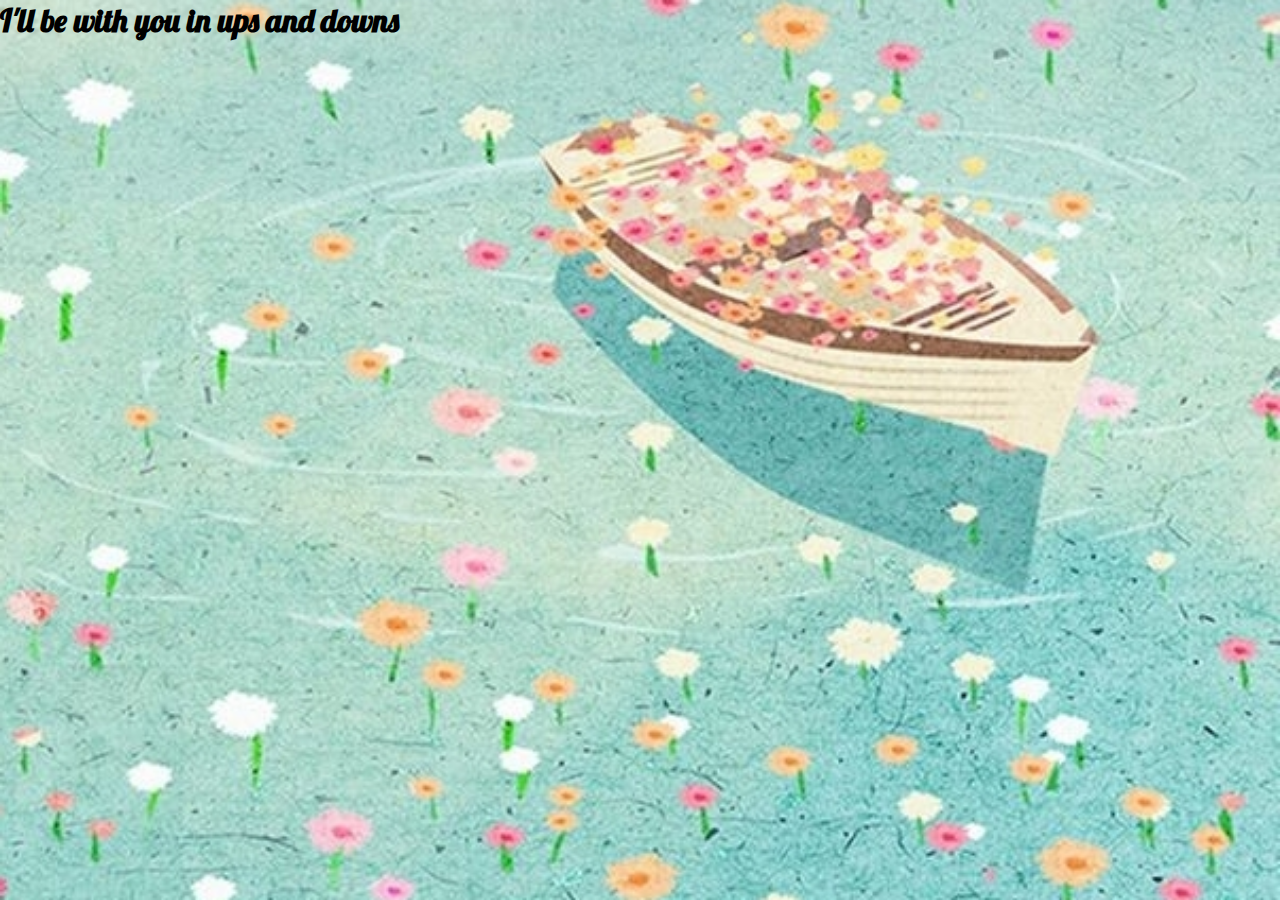
<file: index.html>
<!DOCTYPE html>
<html lang="en">
<head>
    <meta charset="UTF-8">
    <meta http-equiv="X-UA-Compatible" content="IE=edge">
    <meta name="viewport" content="width=device-width, initial-scale=1.0">
    <link rel="stylesheet" href="style.css">
    <link href="https://fonts.googleapis.com/css2?family=Lobster&display=swap" rel="stylesheet">
    <link href="https://fonts.googleapis.com/css2?family=Ubuntu&display=swap" rel="stylesheet">
    <link rel="icon" href="pictures/heart1.png">
    <title>Daily Quotes for you</title>
</head>
<body>
    <h1 id="quote"></h1>
    <div class="carousel-wrapper">
        <span id="item-1"></span>
        <span id="item-2"></span>
        <span id="item-3"></span>
        <div class="carousel-item item-1">
          <a href="#item-3" class="arrow-prev arrow"></a>
          <a href="#item-2" class="arrow-next arrow"></a>
        </div>
    
        <div class="carousel-item item-2">
          <a href="#item-1" class="arrow-prev arrow"></a>
          <a href="#item-3" class="arrow-next arrow"></a>
        </div>
    
        <div class="carousel-item item-3">
          <a href="#item-2" class="arrow-prev arrow"></a>
          <a href="#item-1" class="arrow-next arrow"></a>
        </div>
    
      </div>
      <a href="message.html" class="directMessage"><button>Click</button></a>
      <div class="message"> <h2> I ❤️ You</h2></div>
    <div class="main-area">
        <div class="circles">
            <div></div>
            <div></div>
            <div></div>
            <div></div>
            <div></div>
            <div></div>
            <div></div>
            <div></div>
            <div></div>
        </div>
    </div>
    <script src="main.js"></script>
</body>
</html>
</file>
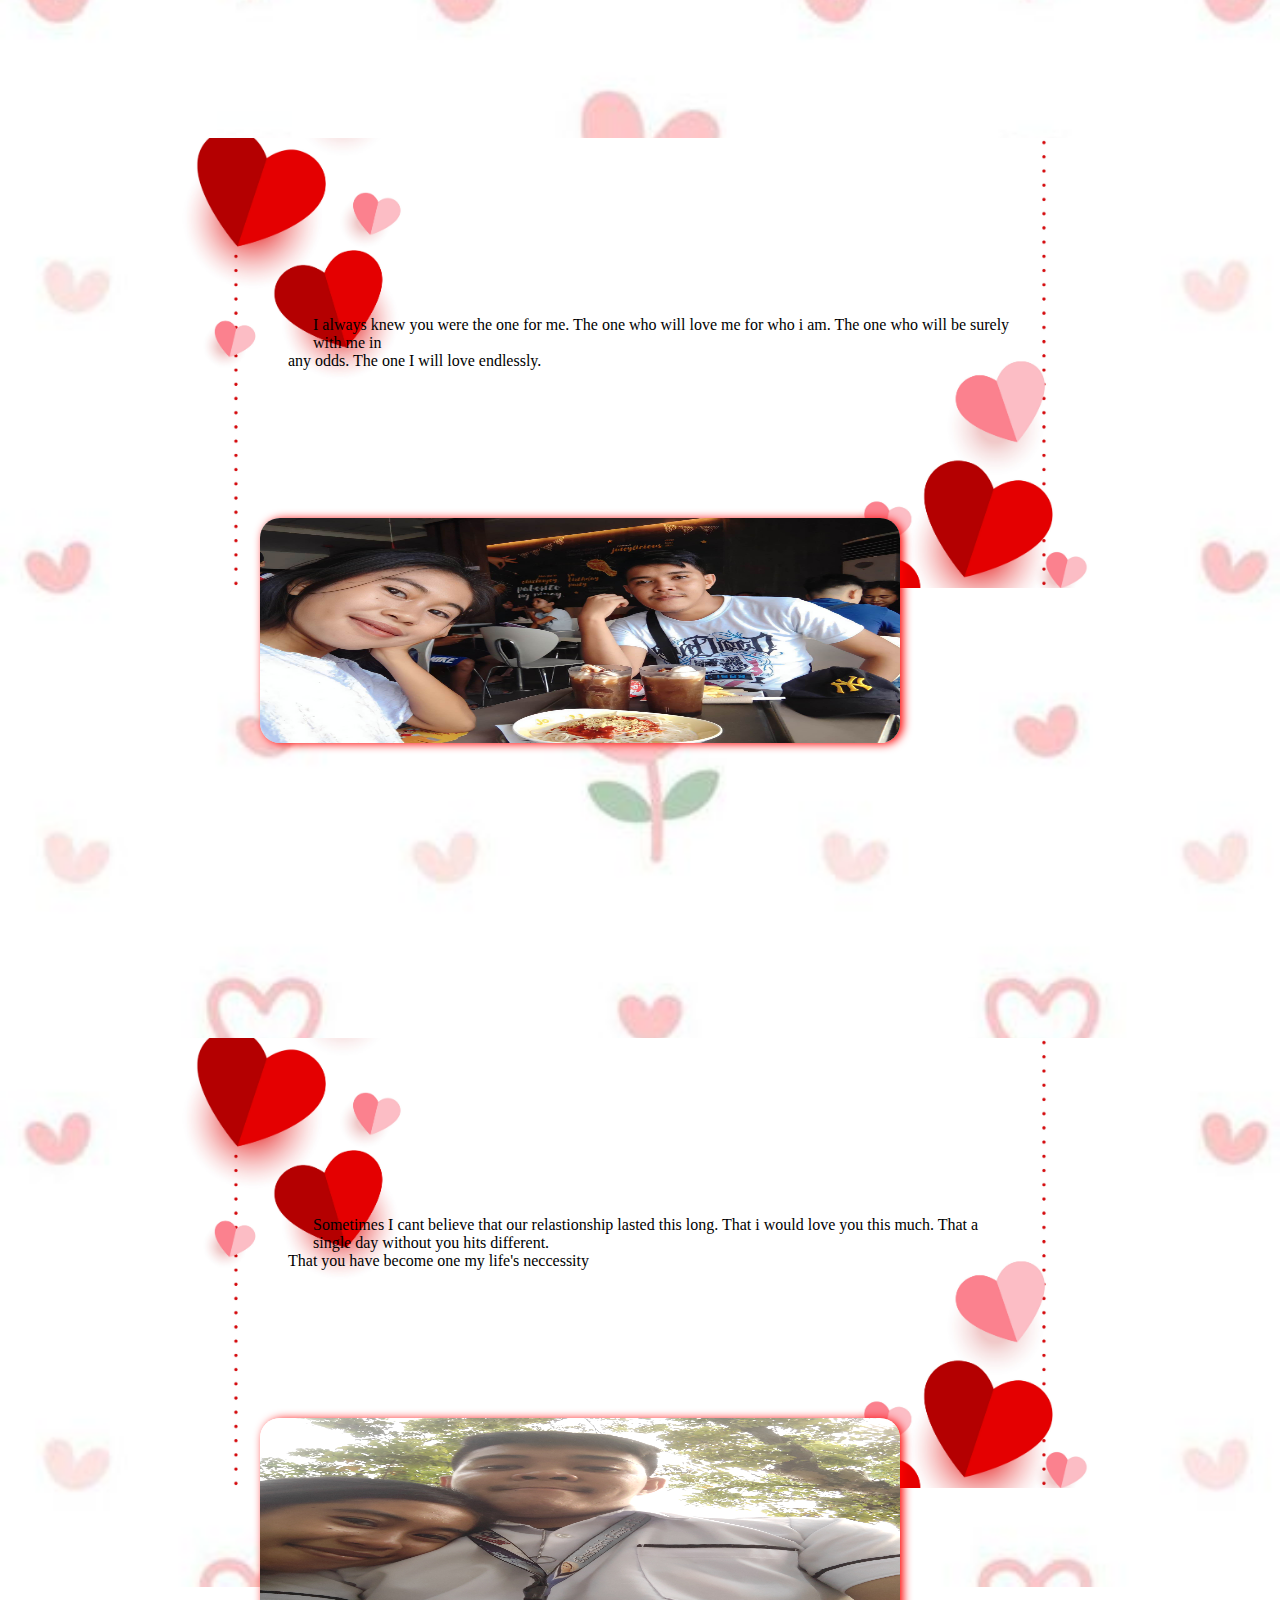
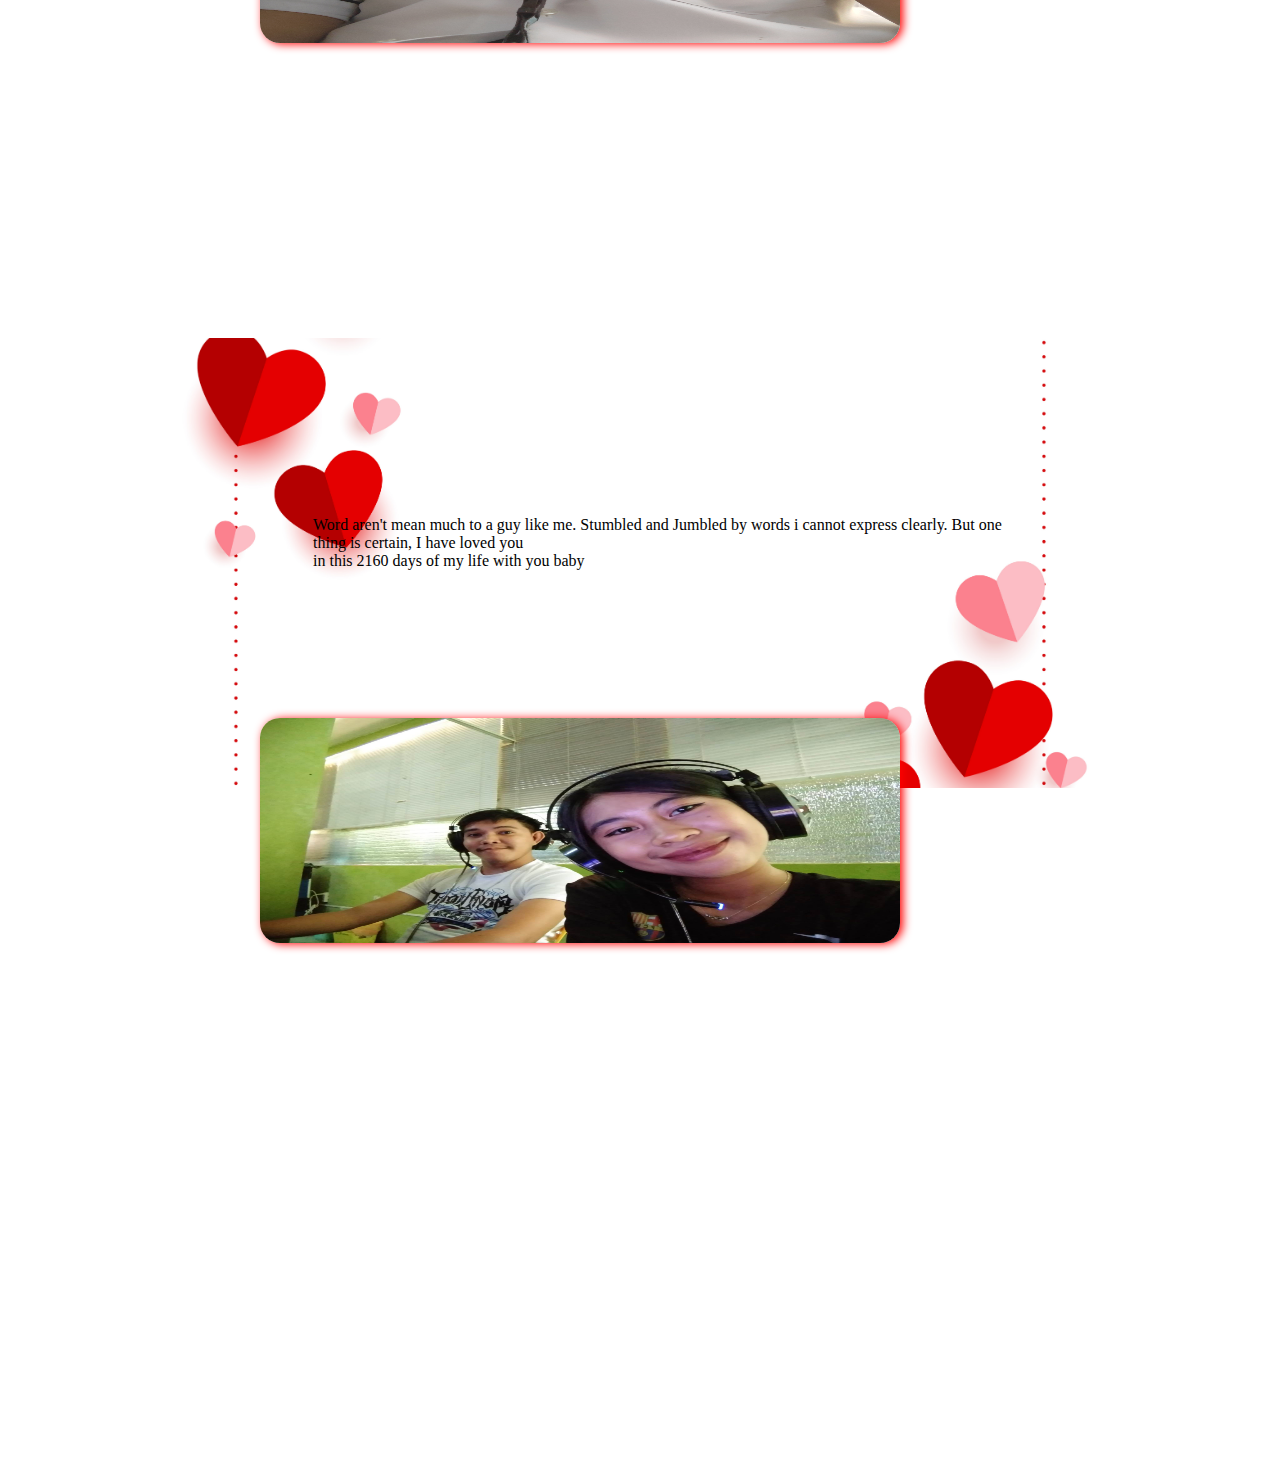
<file: message.html>
<!DOCTYPE html>
<html lang="en">
    <head>
        <meta charset="UTF-8" />
        <meta name="viewport" content="width=device-width, initial-scale=1.0" />
        <link rel="icon" href="pictures/heart1.png">
        <title>Monthsarry Message For You</title>

        <style>
            * {
                margin: 0;
                padding: 0;
                box-sizing: border-box;
            }

            body {
                background: url("pictures/day4.jpg") no-repeat center fixed;
                background-size: cover;
            }
            section {
                min-height: 100vh;
                display: flex;
                flex-direction: column;
                justify-content: center;
                align-items: center;
            }



            .message {
                background-image: url("pictures/message-container.jpg") ;
                background-position: center;
                background-size: cover;
                display: flex;
                flex-direction: column;
                align-items: center;
                justify-content: center;
                margin: 50px 0 0 0;
                width: 80vw;
                height: 50vh;
            }

            .content-1 .message p {
                
                width: 55vw;
                position: relative;
                top: -20px;
                left: 25px;
                
            }
            .content-1 .message p:nth-child(2){
                position: relative;
                width: 55vw;
                left: 0px;
            }
            .content-2 .message p {
                
                width: 55vw;
                position: relative;
                top: -20px;
                left: 25px;
                
            }
            .content-2 .message p:nth-child(2){
                position: relative;
                width: 55vw;
                left: 0px;
            }
            .content-3 .message p {
                
                width: 55vw;
                position: relative;
                top: -20px;
                left: 25px;
                
            }
            .content-2 .message p:nth-child(2){
                position: relative;
                width: 55vw;
                left: 0px;
            }
            img {
                position: relative;
                top: -70px;
                left: -60px;
                width: 50vw;
                height: 25vh;
                z-index: 2;
                border-radius: 20px;
                box-shadow: 3px 1px 10px red;
            }

            .reveal.active {
                
            }

            .circles {
        position: absolute;
        top: 0;
        left: 0;
        width: 100%;
        height: 340%;
        overflow: hidden;
    }


    @keyframes animate {
        0% {
            opacity: 1;
            transform: translateY(0);
        }
        
        100% {
            opacity: 0;
            transform: translateY(-230vh);

        }
        
    }

    .circles div {
        
        position: absolute;
        display: block;
        width: 10%;
        height: 10%;
        background: url("pictures/heart1.png") center fixed no-repeat;
        background-size: contain;
        bottom: -150px;
        z-index: 1;
        animation: animate 23s linear infinite;
    }
    .circles div:nth-child(1){
        left: 25%;
        width: 80px;
        height: 80px;
        animation-delay: 0s;
        background: url("pictures/flower1.png") center fixed no-repeat;
        background-size: contain;
        
    }
    .circles div:nth-child(2){
        left: 10%;
        width: 20px;
        height: 20px;
        animation-delay: 2s;
        animation-duration: 12s;
    }
    .circles div:nth-child(3){
        left: 70%;
        width: 20px;
        height: 20px;
        animation-delay: 4s;
        
    }
    .circles div:nth-child(4){
        left: 40%;
        width: 60px;
        height: 60px;
        animation-delay: 0s;
        background: url("pictures/balloon1.png") center fixed no-repeat;
        background-size: contain;
        animation-duration: 18s;
        
    }
    .circles div:nth-child(5){
        left: 65%;
        width: 20px;
        height: 20px;
        animation-delay: 0s;
        background: url("pictures/flower1.png") center fixed no-repeat;
        background-size: contain;
    }
    .circles div:nth-child(6){
        left: 75%;
        width: 110px;
        height: 110px;
        animation-delay: 3s;
    }
    .circles div:nth-child(7){
        left: 35%;
        width: 150px;
        height: 150px;
        animation-delay: 7s;
    }
    .circles div:nth-child(8){
        left: 60%;
        width: 25px;
        height: 25px;
        animation-delay: 15s;
        animation-duration: 45s;
    }
    .circles div:nth-child(9){
        left: 20%;
        width: 15px;
        height: 15px;
        animation-delay: 2s;
        background: url("pictures/balloon1.png") center fixed no-repeat;
        background-size: contain;
        animation-duration: 35s;
    }


        </style>
    </head>

    <body>
        
        <section class="content content-1 reveal" >
            <div class="message">
                <p> I always knew you were the one for me.
                    The one who will love me for who i am.
                    The one who will be surely with me in
                </p>
                <p>
                    any odds.
                    The one I will love endlessly.
                </p>
                
                
            </div>
            <img src="pictures/image4.jpeg" alt="">
            <div class="main-area">
                <div class="circles">
                    <div></div>
                    <div></div>
                    <div></div>
                    <div></div>
                    <div></div>
                    <div></div>
                    <div></div>
                    <div></div>
                    <div></div>
                </div>
            </div>
        </section>
        <section class="content content-2 reveal" >
                
            <div class="message">
                    <p> Sometimes I cant believe that our relastionship lasted this long. That i would love you this much. That a single day without you hits different. </p>
                    <p>That you have become one my life's neccessity</p>
                </div>
                <img src="pictures/image2.JPG" alt="">
                <div class="main-area">
                    <div class="circles">
                        <div></div>
                        <div></div>
                        <div></div>
                        <div></div>
                        <div></div>
                        <div></div>
                        <div></div>
                        <div></div>
                        <div></div>
                    </div>
                </div>
            </section>
            <section class="content content-3 reveal" >
            
                <div class="message">
                    <p> Word aren't mean much to a guy like me. Stumbled and Jumbled by words i cannot express clearly. But one thing is certain, I have loved you </p>
                    <p>in this 2160 days of my life with you baby</p>
                </div>
                <img src="pictures/image3.jpeg" alt="">
        </section>
        
        

        <script>

            window.addEventListener('scroll', reveal);

            function reveal() {
                var reveals = document.querySelectorAll(".reveal");

                for (var i = 0; i < reveals.length; i++) {
                    var windowHeight = window.innerHeight;
                    var revealTop = reveals[i].getBoundingClientRect().top;
                    var revealPoint = 150;


                    if(revealTop < windowHeight - revealPoint){
                        reveals[i].classList.add('active');
                    }
                    else {
                        reveals[i].classList.remove('active');

                    }
                }
            }
        </script>
    </body>
</html>
</file>
<file: style.css>
*{
    margin: 0;
    padding: 0;
    box-sizing: border-box;
    font-family: 'Lobster', cursive;
}

body {
    background-size: cover;
    background-position: 50% 50%;
    background-repeat: no-repeat;
    background-attachment: fixed;
}
@media only screen and (max-width: 600px) {
        
    
    h1 {
        position: fixed;
        left: 50vw;
        transform: translate(-50%, -50%);
        top: 50%;
        text-align: center;
        text-shadow: 0px 0px 5px white;
    
    }

    .carousel-wrapper {
        height: 190px;
        position: relative;
        width: 270px;
        display: none;
        margin: 36vh auto 0;
        border: 1px solid black;
        box-shadow: 13px 13px 10px white;
        
      }

      .carousel-item {
        position: absolute;
        top: 0;
        bottom: 0;
        left: 0;
        right: 0;
        padding: 25px 50px;
        opacity: 0;
        transition: all 0.5s ease-in-out;
      }
      .arrow{
        border: solid white;
        border-width: 0 3px 3px 0;
        display: inline-block;
        padding: 7px;
      }
      .arrow-prev {
        left: 10px;
        position: absolute;
        top: 50%;
        transform: translateY(-50%) rotate(135deg);
      
      }
      .arrow-next {
        right: 10px;
        position: absolute;
        top: 50%;
        transform: translateY(-50%) rotate(-45deg);
      }
      
      [id^= "item"] {
        display: none;
      }
      .item-1 {
        z-index: 2;
        opacity: 1;
        background: url('pictures/img1.jpg') center;
        background-size: contain;
      }
      .item-2 {
        background: url('pictures/img2.jpg') center;
        background-size: cover;
      }
      .item-3 {
        background: url('pictures/img3.jpg') center;
        background-size: cover;
      }
      
      *:target ~ .item-1{
        opacity: 0;
      }
      #item-1:target ~ .item-1 {
        opacity: 1;
      
      }
      #item-2:target ~ .item-2, #item-3:target ~ .item-3 {
        z-index: 3;
        opacity: 1;
      } 

      .message {
          display: none;
          width: 10rem;
          height: 50px;
          margin: 12vh auto 0;
        }
        .message h2 {
            font-size: 30px;
            font-family: 'Ubuntu', sans-serif;
            text-align: center;
        
    }
    .circles {
        position: absolute;
        top: 0;
        left: 0;
        width: 100%;
        height: 100%;
        overflow: hidden;
    }


    @keyframes animate {
        0% {
            opacity: 1;
            transform: translateY(0);
        }
        
        100% {
            opacity: 0;
            transform: translateY(-800px);

        }
        
    }


    .directMessage {
      display: none;
    }

    .directMessage button {
      display: none;
    }

    button {
      position: relative;
      z-index: 3;
      top: 5vh;
      left: 40vw;
      width: 20vw;
      height: 5vh;
      text-align: center;
      border-radius: 20px;
      
      border: 2px solid pink;
      
      outline: none;
    }

    button:hover {
      background-color: rgb(158, 117, 124);
      color: white;
    }

    a {
      text-decoration: none;
      color: red;
    }

    
    .circles div {
        
        position: absolute;
        display: block;
        width: 10%;
        height: 10%;
        background: url("pictures/heart1.png") center fixed no-repeat;
        background-size: contain;
        bottom: -150px;
        z-index: -1;
        animation: animate 23s linear infinite;
    }
    .circles div:nth-child(1){
        left: 25%;
        width: 80px;
        height: 80px;
        animation-delay: 0s;
        background: url("pictures/flower1.png") center fixed no-repeat;
        background-size: contain;
        
    }
    .circles div:nth-child(2){
        left: 10%;
        width: 20px;
        height: 20px;
        animation-delay: 2s;
        animation-duration: 12s;
    }
    .circles div:nth-child(3){
        left: 70%;
        width: 20px;
        height: 20px;
        animation-delay: 4s;
        
    }
    .circles div:nth-child(4){
        left: 40%;
        width: 60px;
        height: 60px;
        animation-delay: 0s;
        background: url("pictures/balloon1.png") center fixed no-repeat;
        background-size: contain;
        animation-duration: 18s;
        
    }
    .circles div:nth-child(5){
        left: 65%;
        width: 20px;
        height: 20px;
        animation-delay: 0s;
        background: url("pictures/flower1.png") center fixed no-repeat;
        background-size: contain;
    }
    .circles div:nth-child(6){
        left: 75%;
        width: 110px;
        height: 110px;
        animation-delay: 3s;
    }
    .circles div:nth-child(7){
        left: 35%;
        width: 150px;
        height: 150px;
        animation-delay: 7s;
    }
    .circles div:nth-child(8){
        left: 60%;
        width: 25px;
        height: 25px;
        animation-delay: 15s;
        animation-duration: 45s;
    }
    .circles div:nth-child(9){
        left: 20%;
        width: 15px;
        height: 15px;
        animation-delay: 2s;
        background: url("pictures/balloon1.png") center fixed no-repeat;
        background-size: contain;
        animation-duration: 35s;
    }


}
</file>
